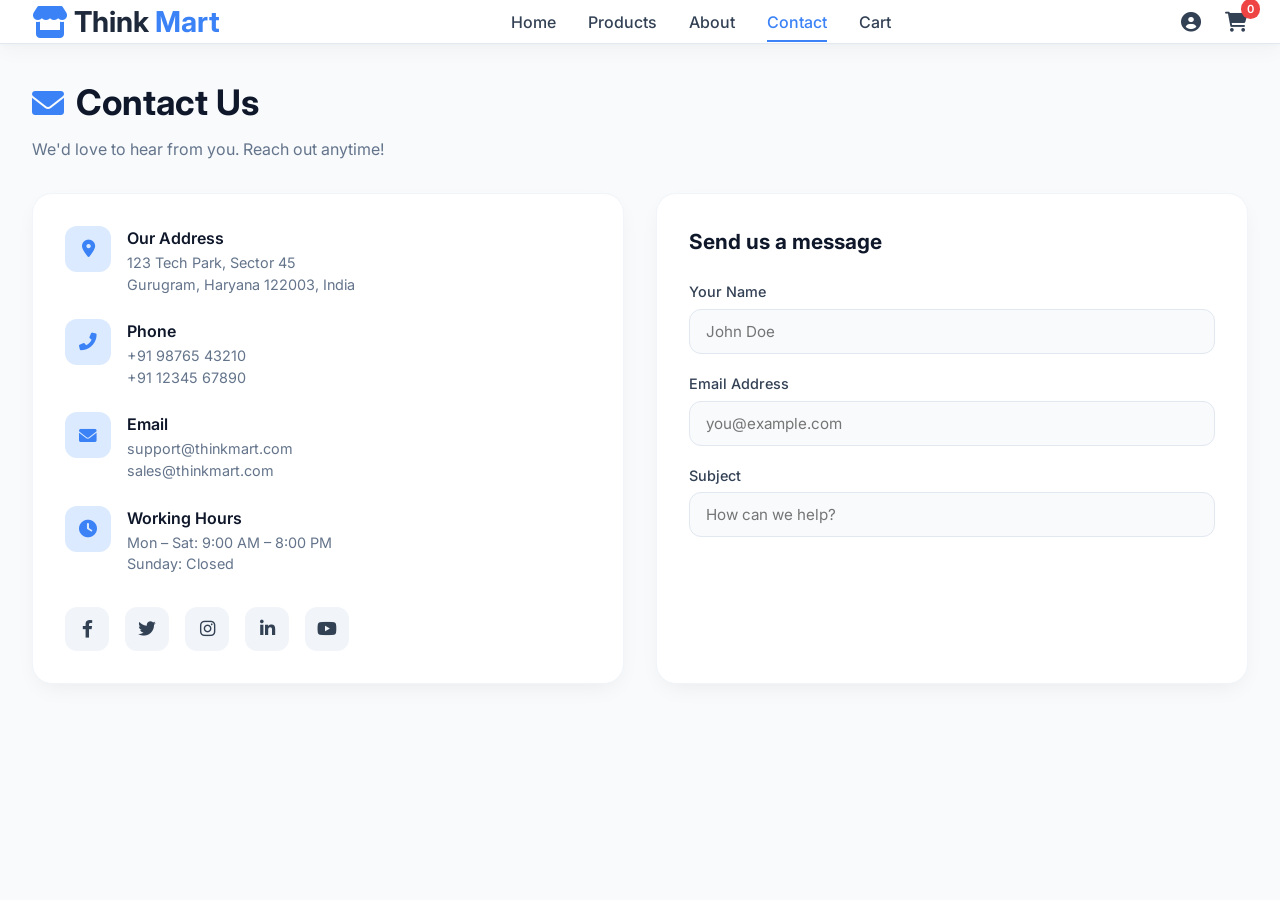
<file: src/main/resources/static/Contact.html>
<!DOCTYPE html>
<html lang="en">
<head>
  <meta charset="UTF-8">
  <meta name="viewport" content="width=device-width, initial-scale=1.0">
  <title>Think Mart · Contact Us</title>
  <link href="https://fonts.googleapis.com/css2?family=Inter:wght@400;500;600;700&display=swap" rel="stylesheet">
  <link rel="stylesheet" href="https://cdnjs.cloudflare.com/ajax/libs/font-awesome/6.0.0-beta3/css/all.min.css">
  <link rel="stylesheet" href="styles/style.css">
</head>
<body>
  <nav>
    <div class="nav-logo">
      <a href="Home-Page.html"><i class="fas fa-store"></i> Think<span>Mart</span></a>
    </div>
    <ul class="nav-links">
      <li><a href="Home-Page.html">Home</a></li>
      <li><a href="Products.html">Products</a></li>
      <li><a href="About.html">About</a></li>
      <li><a href="Contact.html" class="active">Contact</a></li>
      <li><a href="Cart.html">Cart</a></li>
    </ul>
    <div class="nav-icons">
      <a href="index.html" title="Login"><i class="fas fa-user-circle"></i></a>
      <a href="Cart.html" title="Cart">
        <i class="fas fa-shopping-cart"></i>
        <span class="cart-badge">0</span>
      </a>
    </div>
  </nav>

  <div class="container">
    <div class="page-header">
      <h1><i class="fas fa-envelope"></i> Contact Us</h1>
      <p>We'd love to hear from you. Reach out anytime!</p>
    </div>

    <div class="contact-layout">
      <!-- CONTACT INFO -->
      <div class="contact-info-card">
        <div class="contact-info-item">
          <div class="icon-circle"><i class="fas fa-map-marker-alt"></i></div>
          <div>
            <h4>Our Address</h4>
            <p>123 Tech Park, Sector 45<br>Gurugram, Haryana 122003, India</p>
          </div>
        </div>

        <div class="contact-info-item">
          <div class="icon-circle"><i class="fas fa-phone-alt"></i></div>
          <div>
            <h4>Phone</h4>
            <p>+91 98765 43210<br>+91 12345 67890</p>
          </div>
        </div>

        <div class="contact-info-item">
          <div class="icon-circle"><i class="fas fa-envelope"></i></div>
          <div>
            <h4>Email</h4>
            <p>support@thinkmart.com<br>sales@thinkmart.com</p>
          </div>
        </div>

        <div class="contact-info-item">
          <div class="icon-circle"><i class="fas fa-clock"></i></div>
          <div>
            <h4>Working Hours</h4>
            <p>Mon – Sat: 9:00 AM – 8:00 PM<br>Sunday: Closed</p>
          </div>
        </div>

        <div class="social-links">
          <a href="#" title="Facebook"><i class="fab fa-facebook-f"></i></a>
          <a href="#" title="Twitter"><i class="fab fa-twitter"></i></a>
          <a href="#" title="Instagram"><i class="fab fa-instagram"></i></a>
          <a href="#" title="LinkedIn"><i class="fab fa-linkedin-in"></i></a>
          <a href="#" title="YouTube"><i class="fab fa-youtube"></i></a>
        </div>
      </div>

      <!-- CONTACT FORM -->
      <div class="contact-form-card">
        <h3>Send us a message</h3>
        <form id="contactForm">
          <div class="form-group">
            <label>Your Name</label>
            <input type="text" id="contactName" placeholder="John Doe" required>
          </div>
          <div class="form-group">
            <label>Email Address</label>
            <input type="email" id="contactEmail" placeholder="you@example.com" required>
          </div>
          <div class="form-group">
            <label>Subject</label>
            <input type="text" id="contactSubject" placeholder="How can we help?">
          </div>
          <div class="form
</file>
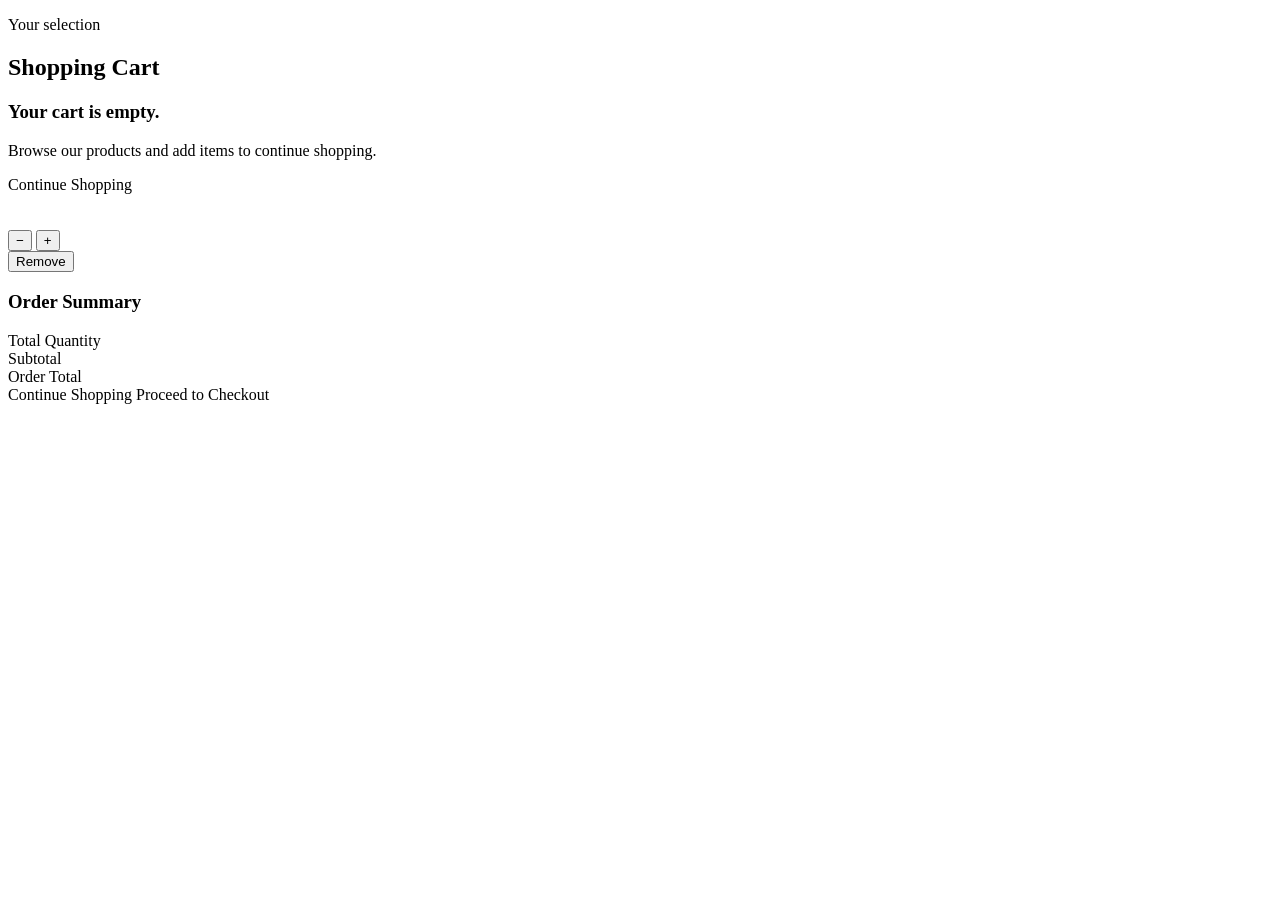
<file: src/main/resources/templates/Cart.html>
<!DOCTYPE html>
<html xmlns:th="http://www.thymeleaf.org">
<head>
    <meta charset="UTF-8">
    <title>ThinkMart | Cart</title>
    <meta name="viewport" content="width=device-width, initial-scale=1.0">
    <link rel="stylesheet" th:href="@{/css/style.css}">
</head>
<body>
<div th:replace="~{fragments/header :: header}"></div>

<main class="page-shell container cart-page">
    <section class="section-header cart-header">
        <div>
            <p class="eyebrow">Your selection</p>
            <h1>Shopping Cart</h1>
        </div>
    </section>

    <div th:if="${successMessage != null}" class="alert success" th:text="${successMessage}"></div>
    <div th:if="${errorMessage != null}" class="alert error" th:text="${errorMessage}"></div>

    <div th:if="${#lists.isEmpty(items)}" class="empty-state panel">
        <h3>Your cart is empty.</h3>
        <p>Browse our products and add items to continue shopping.</p>
        <a th:href="@{/products}" class="primary-btn">Continue Shopping</a>
    </div>

    <div th:unless="${#lists.isEmpty(items)}" class="cart-layout">
        <div class="cart-items panel">
            <div class="cart-item" th:each="item : ${items}">
                <img th:src="${item.imageUrl}" th:alt="${item.productName}" onerror="this.onerror=null;this.src='https://images.unsplash.com/photo-1524758631624-e2822e304c36?auto=format&fit=crop&w=900&q=80';">
                <div class="cart-details">
                    <h3 th:text="${item.productName}"></h3>
                    <div class="cart-price" th:text="${#numbers.formatCurrency(item.unitPrice)}"></div>

                    <div class="qty-adjuster">
                        <form th:action="@{/cart/update/{productId}(productId=${item.productId})}" method="post" class="inline-form">
                            <button type="submit" name="quantity" class="qty-btn" th:value="${item.quantity - 1}" th:disabled="${item.quantity <= 1}">−</button>
                            <span class="qty-value" th:text="${item.quantity}"></span>
                            <button type="submit" name="quantity" class="qty-btn" th:value="${item.quantity + 1}">+</button>
                        </form>

                        <form th:action="@{/cart/remove/{productId}(productId=${item.productId})}" method="post" class="inline-form remove-form">
                            <button type="submit" class="text-btn">Remove</button>
                        </form>
                    </div>
                </div>
                <div class="item-subtotal" th:text="${#numbers.formatCurrency(item.subtotal)}"></div>
            </div>
        </div>

        <aside class="cart-summary panel">
            <h3>Order Summary</h3>
            <div class="summary-row">
                <span>Total Quantity</span>
                <strong th:text="${totalQuantity}"></strong>
            </div>
            <div class="summary-row">
                <span>Subtotal</span>
                <strong th:text="${#numbers.formatCurrency(subtotal)}"></strong>
            </div>
            <div class="summary-row total-row">
                <span>Order Total</span>
                <strong th:text="${#numbers.formatCurrency(orderTotal)}"></strong>
            </div>
            <a th:href="@{/products}" class="secondary-btn">Continue Shopping</a>
            <a th:href="@{/checkout}" class="primary-btn btn-block">Proceed to Checkout</a>
        </aside>
    </div>
</main>

<div th:replace="~{fragments/footer :: footer}"></div>
<script th:src="@{/js/cart.js}"></script>
</body>
</html>
</file>
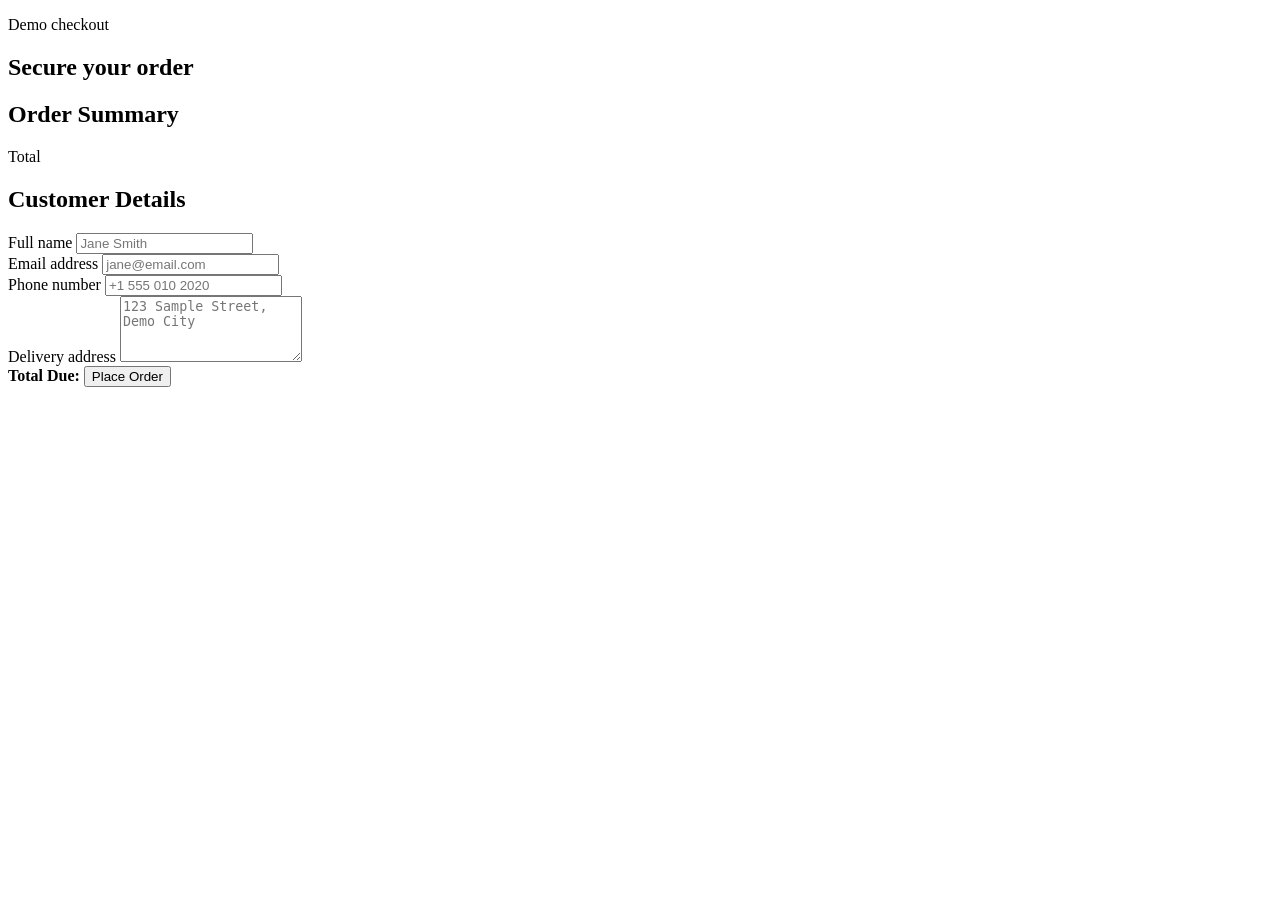
<file: src/main/resources/templates/Checkout.html>
<!DOCTYPE html>
<html xmlns:th="http://www.thymeleaf.org">
<head>
    <meta charset="UTF-8">
    <title>ThinkMart | Checkout</title>
    <meta name="viewport" content="width=device-width, initial-scale=1.0">
    <link rel="stylesheet" th:href="@{/css/style.css}">
</head>
<body>
<div th:replace="~{fragments/header :: header}"></div>

<main class="page-shell container checkout-page">
    <section class="section-header">
        <div>
            <p class="eyebrow">Demo checkout</p>
            <h1>Secure your order</h1>
        </div>
    </section>

    <div th:if="${errorMessage != null}" class="alert error" th:text="${errorMessage}"></div>

    <div class="checkout-layout">
        <section class="panel order-summary-panel">
            <h2>Order Summary</h2>
            <div class="mini-cart-item" th:each="item : ${items}">
                <div>
                    <strong th:text="${item.productName}"></strong>
                    <small th:text="${'Qty: ' + item.quantity}"></small>
                </div>
                <span th:text="${#numbers.formatCurrency(item.subtotal)}"></span>
            </div>
            <div class="summary-total">
                <span>Total</span>
                <strong th:text="${#numbers.formatCurrency(subtotal)}"></strong>
            </div>
        </section>

        <section class="panel checkout-form-panel">
            <h2>Customer Details</h2>
            <form th:action="@{/checkout}" th:object="${checkoutRequest}" method="post" class="checkout-form">
                <div class="form-group">
                    <label for="customerName">Full name</label>
                    <input id="customerName" type="text" th:field="*{customerName}" placeholder="Jane Smith">
                    <small class="error-message" th:if="${#fields.hasErrors('customerName')}" th:errors="*{customerName}"></small>
                </div>

                <div class="form-group">
                    <label for="customerEmail">Email address</label>
                    <input id="customerEmail" type="email" th:field="*{customerEmail}" placeholder="jane@email.com">
                    <small class="error-message" th:if="${#fields.hasErrors('customerEmail')}" th:errors="*{customerEmail}"></small>
                </div>

                <div class="form-group">
                    <label for="phoneNumber">Phone number</label>
                    <input id="phoneNumber" type="text" th:field="*{phoneNumber}" placeholder="+1 555 010 2020">
                    <small class="error-message" th:if="${#fields.hasErrors('phoneNumber')}" th:errors="*{phoneNumber}"></small>
                </div>

                <div class="form-group">
                    <label for="deliveryAddress">Delivery address</label>
                    <textarea id="deliveryAddress" rows="4" th:field="*{deliveryAddress}" placeholder="123 Sample Street, Demo City"></textarea>
                    <small class="error-message" th:if="${#fields.hasErrors('deliveryAddress')}" th:errors="*{deliveryAddress}"></small>
                </div>

                <div class="checkout-footer">
                    <strong>Total Due: <span th:text="${#numbers.formatCurrency(subtotal)}"></span></strong>
                    <button type="submit" class="primary-btn">Place Order</button>
                </div>
            </form>
        </section>
    </div>
</main>

<div th:replace="~{fragments/footer :: footer}"></div>
<script th:src="@{/js/cart.js}"></script>
</body>
</html>
</file>
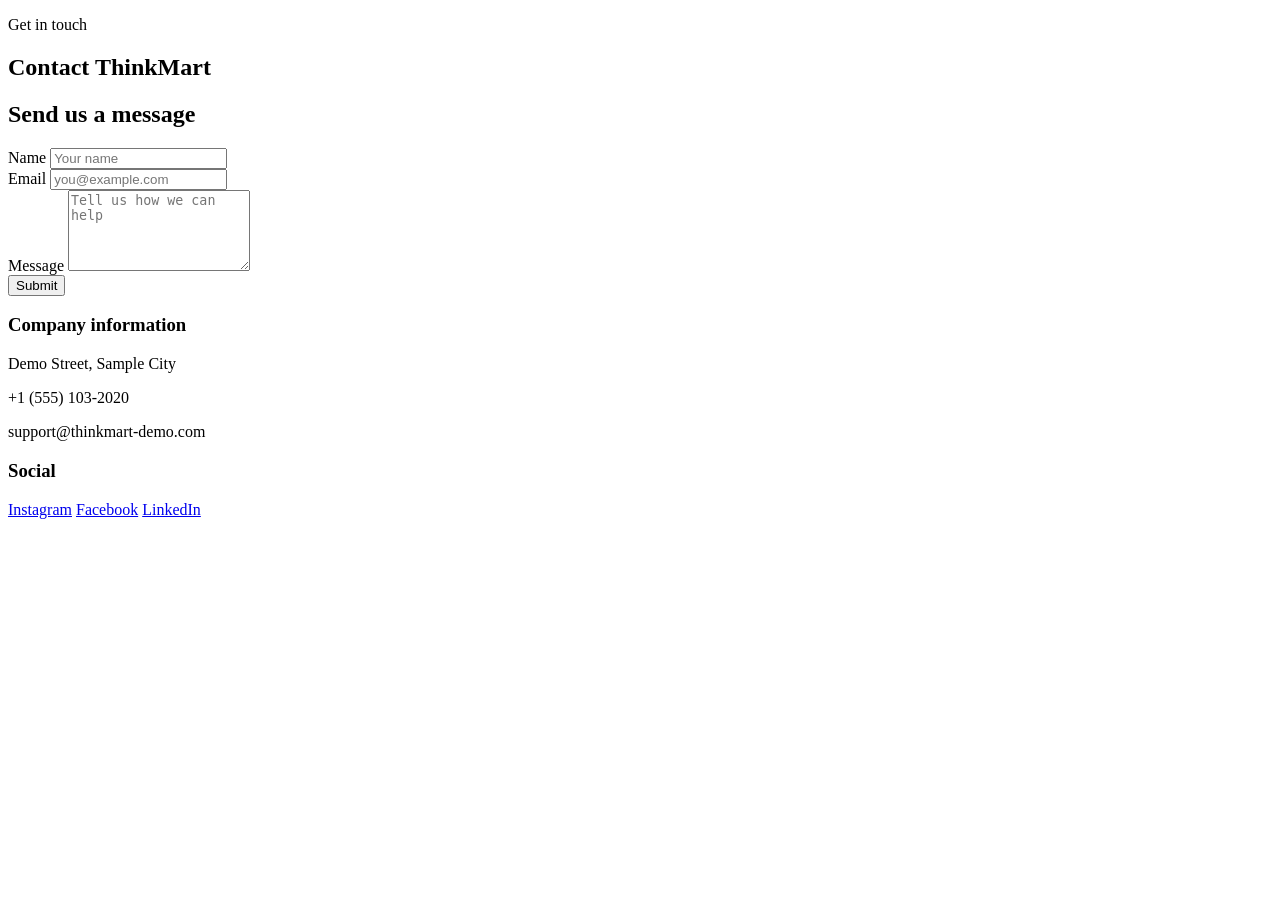
<file: src/main/resources/templates/Contact.html>
<!DOCTYPE html>
<html xmlns:th="http://www.thymeleaf.org">
<head>
    <meta charset="UTF-8">
    <title>ThinkMart | Contact</title>
    <meta name="viewport" content="width=device-width, initial-scale=1.0">
    <link rel="stylesheet" th:href="@{/css/style.css}">
</head>
<body>
<div th:replace="~{fragments/header :: header}"></div>

<main class="page-shell container contact-page">
    <section class="section-header">
        <div>
            <p class="eyebrow">Get in touch</p>
            <h1>Contact ThinkMart</h1>
        </div>
    </section>

    <div th:if="${successMessage != null}" class="alert success" th:text="${successMessage}"></div>
    <div th:if="${errorMessage != null}" class="alert error" th:text="${errorMessage}"></div>

    <section class="contact-layout">
        <div class="panel contact-form-panel">
            <h2>Send us a message</h2>
            <form th:action="@{/contact}" th:object="${contactRequest}" method="post" class="contact-form">
                <div class="form-group">
                    <label for="name">Name</label>
                    <input id="name" type="text" th:field="*{name}" placeholder="Your name">
                    <small class="error-message" th:if="${#fields.hasErrors('name')}" th:errors="*{name}"></small>
                </div>

                <div class="form-group">
                    <label for="email">Email</label>
                    <input id="email" type="email" th:field="*{email}" placeholder="you@example.com">
                    <small class="error-message" th:if="${#fields.hasErrors('email')}" th:errors="*{email}"></small>
                </div>

                <div class="form-group">
                    <label for="message">Message</label>
                    <textarea id="message" rows="5" th:field="*{message}" placeholder="Tell us how we can help"></textarea>
                    <small class="error-message" th:if="${#fields.hasErrors('message')}" th:errors="*{message}"></small>
                </div>

                <button type="submit" class="primary-btn">Submit</button>
            </form>
        </div>

        <aside class="contact-info">
            <div class="panel contact-card">
                <h3>Company information</h3>
                <p>Demo Street, Sample City</p>
                <p>+1 (555) 103-2020</p>
                <p>support@thinkmart-demo.com</p>
            </div>
            <div class="panel contact-card">
                <h3>Social</h3>
                <div class="social-links">
                    <a href="https://instagram.com" target="_blank" rel="noreferrer">Instagram</a>
                    <a href="https://facebook.com" target="_blank" rel="noreferrer">Facebook</a>
                    <a href="https://linkedin.com" target="_blank" rel="noreferrer">LinkedIn</a>
                </div>
            </div>
        </aside>
    </section>
</main>

<div th:replace="~{fragments/footer :: footer}"></div>
</body>
</html>
</file>
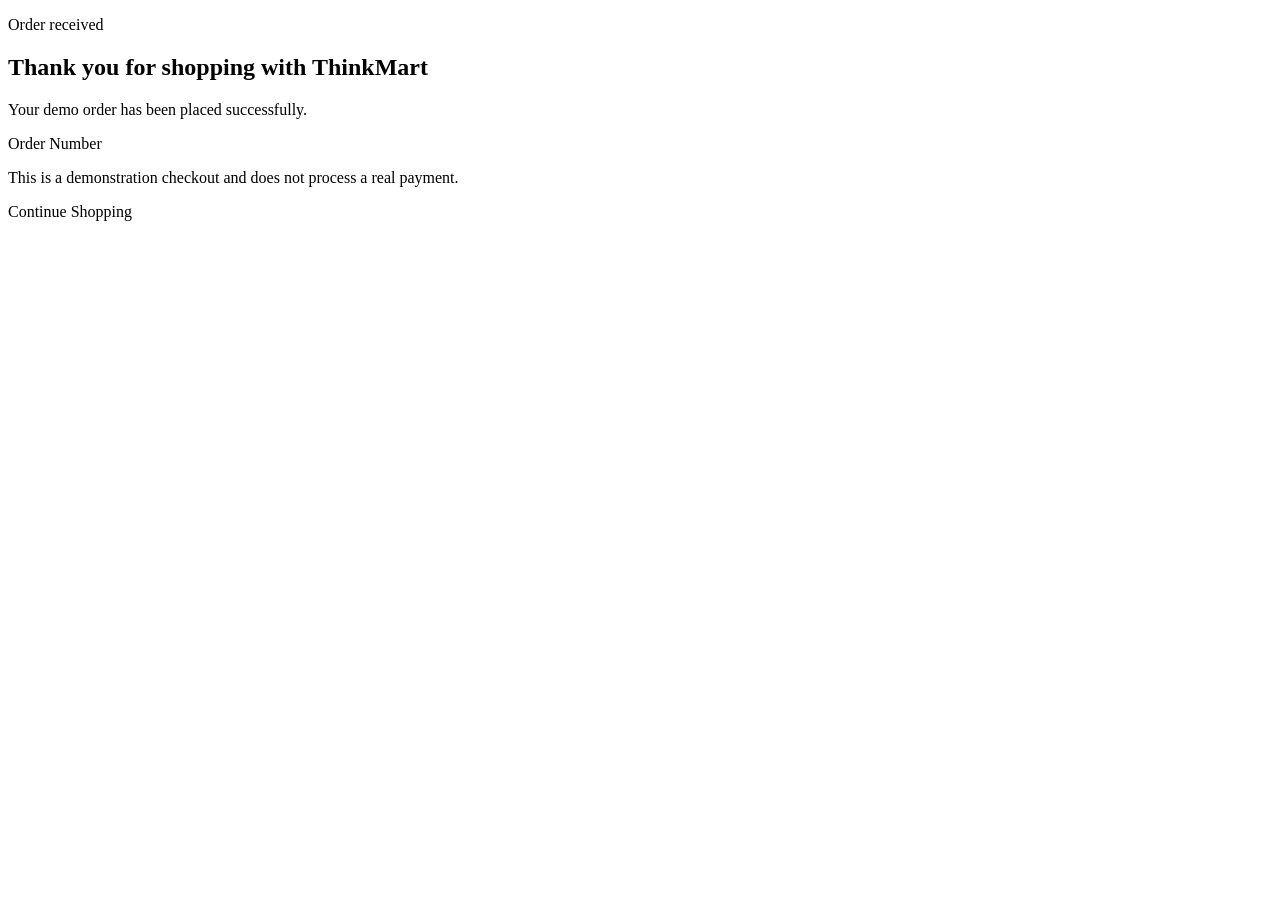
<file: src/main/resources/templates/OrderConfirmation.html>
<!DOCTYPE html>
<html xmlns:th="http://www.thymeleaf.org">
<head>
    <meta charset="UTF-8">
    <title>ThinkMart | Order Confirmation</title>
    <meta name="viewport" content="width=device-width, initial-scale=1.0">
    <link rel="stylesheet" th:href="@{/css/style.css}">
</head>
<body>
<div th:replace="~{fragments/header :: header}"></div>

<main class="page-shell container">
    <section class="panel success-panel">
        <p class="eyebrow">Order received</p>
        <h1>Thank you for shopping with ThinkMart</h1>
        <p>Your demo order has been placed successfully.</p>
        <div class="order-number-box">
            <span>Order Number</span>
            <strong th:text="${orderNumber}"></strong>
        </div>
        <p>This is a demonstration checkout and does not process a real payment.</p>
        <a th:href="@{/products}" class="primary-btn">Continue Shopping</a>
    </section>
</main>

<div th:replace="~{fragments/footer :: footer}"></div>
</body>
</html>
</file>
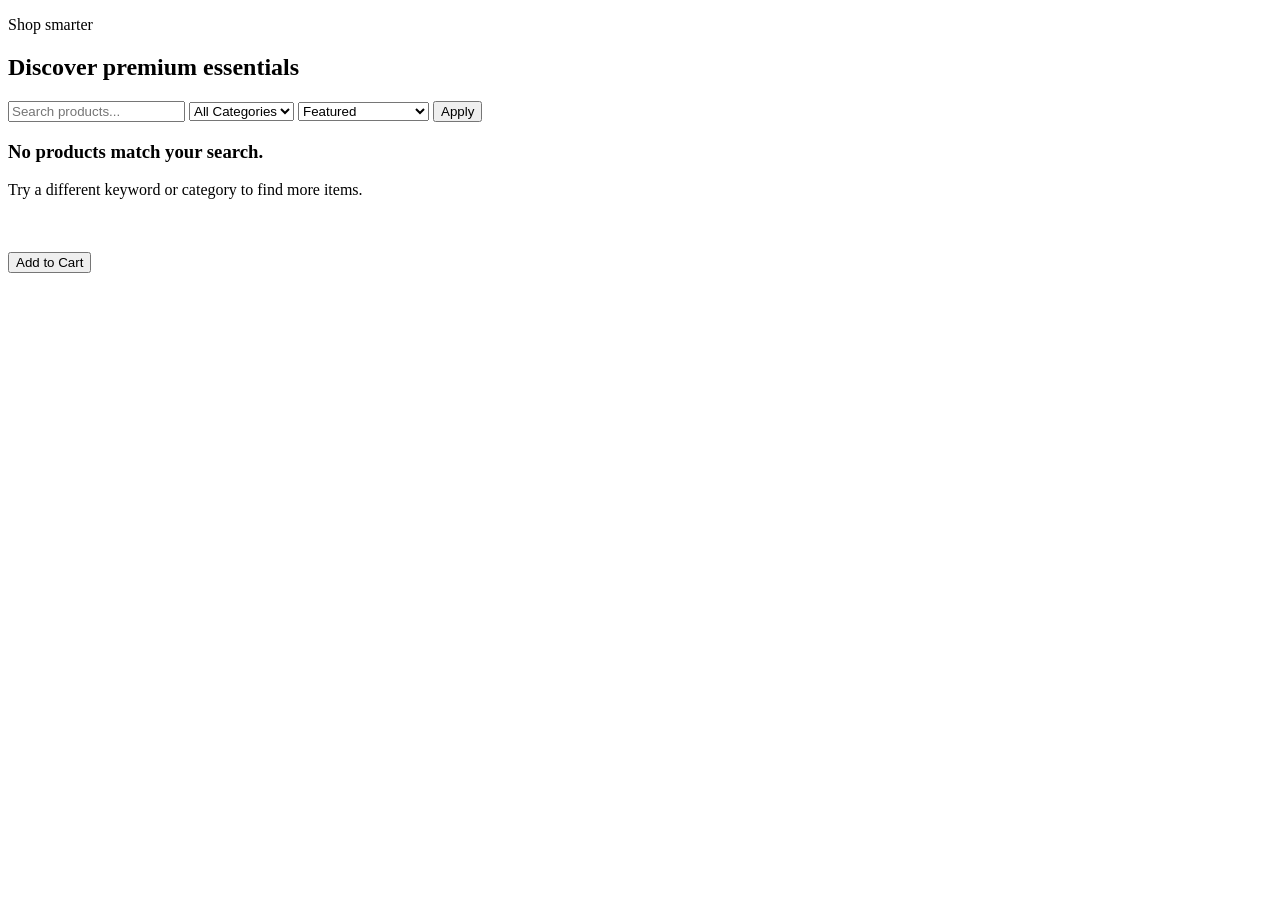
<file: src/main/resources/templates/Products.html>
<!DOCTYPE html>
<html xmlns:th="http://www.thymeleaf.org">
<head>
    <meta charset="UTF-8">
    <title>ThinkMart | Products</title>
    <meta name="viewport" content="width=device-width, initial-scale=1.0">
    <link rel="stylesheet" th:href="@{/css/style.css}">
</head>
<body>
<div th:replace="~{fragments/header :: header}"></div>

<main class="page-shell container">
    <section class="section-header">
        <div>
            <p class="eyebrow">Shop smarter</p>
            <h1>Discover premium essentials</h1>
        </div>
    </section>

    <div th:if="${successMessage != null}" class="alert success" th:text="${successMessage}"></div>
    <div th:if="${errorMessage != null}" class="alert error" th:text="${errorMessage}"></div>

    <section class="toolbar panel">
        <form th:action="@{/products}" method="get" class="product-toolbar">
            <input type="text" name="search" th:value="${search}" placeholder="Search products...">
            <select name="category">
                <option value="all" th:selected="${category == null or category == 'all'}">All Categories</option>
                <option th:each="cat : ${categories}" th:value="${cat}" th:text="${cat}" th:selected="${category == cat}"></option>
            </select>
            <select name="sort">
                <option value="nameAsc" th:selected="${sort == 'nameAsc'}">Featured</option>
                <option value="priceLowHigh" th:selected="${sort == 'priceLowHigh'}">Price: Low to High</option>
                <option value="priceHighLow" th:selected="${sort == 'priceHighLow'}">Price: High to Low</option>
                <option value="rating" th:selected="${sort == 'rating'}">Rating</option>
            </select>
            <button type="submit" class="primary-btn">Apply</button>
        </form>
    </section>

    <section th:if="${#lists.isEmpty(products)}" class="empty-state panel">
        <h3>No products match your search.</h3>
        <p>Try a different keyword or category to find more items.</p>
    </section>

    <section th:unless="${#lists.isEmpty(products)}" class="product-grid">
        <article class="product-card" th:each="product : ${products}">
            <div class="product-image-wrap">
                <img th:src="${product.imageUrl}"
                     th:alt="${product.name}"
                     onerror="this.onerror=null;this.src='https://images.unsplash.com/photo-1524758631624-e2822e304c36?auto=format&fit=crop&w=900&q=80';">
            </div>
            <div class="product-body">
                <div class="product-category" th:text="${product.category}"></div>
                <h3 th:text="${product.name}"></h3>
                <div class="rating-row">
                    <span class="stars" th:text="${'★'.repeat(product.rating.intValue()) + (product.rating.scale() > 0 ? '☆' : '')}"></span>
                    <span th:text="${product.rating}"></span>
                </div>
                <p class="description" th:text="${product.description}"></p>
                <div class="price-row">
                    <span class="original-price" th:text="${#numbers.formatCurrency(product.originalPrice)}"></span>
                    <span class="discount-badge" th:text="${product.discountPercentage + '% OFF'}"></span>
                </div>
                <div class="final-price" th:text="${#numbers.formatCurrency(product.discountedPrice)}"></div>
                <form th:action="@{/cart/add/{id}(id=${product.id})}" method="post" class="add-cart-form">
                    <input type="hidden" name="quantity" value="1">
                    <button type="submit" class="primary-btn block">Add to Cart</button>
                </form>
            </div>
        </article>
    </section>
</main>

<div th:replace="~{fragments/footer :: footer}"></div>
<script th:src="@{/js/cart.js}"></script>
</body>
</html>
</file>
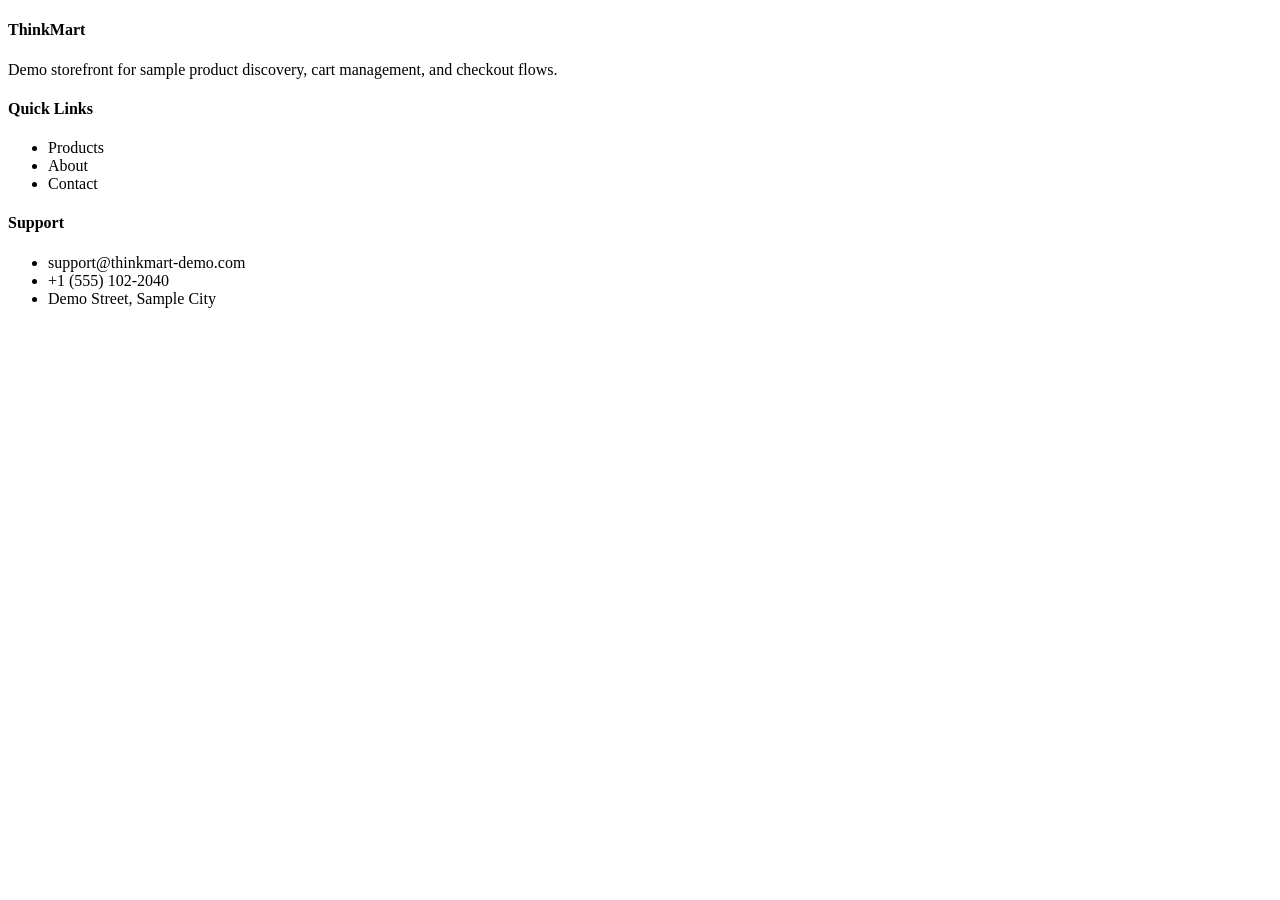
<file: src/main/resources/templates/fragments/footer.html>
<!DOCTYPE html>
<html xmlns:th="http://www.thymeleaf.org">
<body>
<footer th:fragment="footer" class="site-footer">
    <div class="container footer-inner">
        <div>
            <h4>ThinkMart</h4>
            <p>Demo storefront for sample product discovery, cart management, and checkout flows.</p>
        </div>
        <div>
            <h4>Quick Links</h4>
            <ul>
                <li><a th:href="@{/products}">Products</a></li>
                <li><a th:href="@{/about}">About</a></li>
                <li><a th:href="@{/contact}">Contact</a></li>
            </ul>
        </div>
        <div>
            <h4>Support</h4>
            <ul>
                <li>support@thinkmart-demo.com</li>
                <li>+1 (555) 102-2040</li>
                <li>Demo Street, Sample City</li>
            </ul>
        </div>
    </div>
</footer>
</body>
</html>
</file>
<file: src/main/resources/static/styles/style.css>
/* ============================================
   THINK MART – GLOBAL STYLESHEET
   ============================================ */

* {
  margin: 0;
  padding: 0;
  box-sizing: border-box;
}

body {
  font-family: 'Inter', sans-serif;
  background-color: #f8fafc;
  color: #0f172a;
  line-height: 1.5;
}

a { text-decoration: none; color: inherit; }
ul { list-style: none; }

/* -------- NAVIGATION -------- */
nav {
  background: #ffffff;
  box-shadow: 0 8px 20px rgba(0, 0, 0, 0.03), 0 2px 6px rgba(0, 0, 0, 0.02);
  padding: 0 2rem;
  display: flex;
  align-items: center;
  justify-content: space-between;
  flex-wrap: wrap;
  position: sticky;
  top: 0;
  z-index: 100;
  border-bottom: 1px solid #e2e8f0;
}

.nav-logo a {
  font-size: 1.8rem;
  font-weight: 700;
  color: #1e293b;
  display: flex;
  align-items: center;
  gap: 6px;
}

.nav-logo a i { color: #3b82f6; font-size: 2rem; }
.nav-logo span { color: #3b82f6; }

.nav-links {
  display: flex;
  gap: 2rem;
  align-items: center;
}

.nav-links a {
  font-weight: 500;
  color: #334155;
  transition: color 0.2s, border-bottom 0.2s;
  padding: 0.5rem 0;
  border-bottom: 2px solid transparent;
  font-size: 1rem;
}

.nav-links a:hover,
.nav-links a.active {
  color: #3b82f6;
  border-bottom-color: #3b82f6;
}

.nav-icons {
  display: flex;
  gap: 1.5rem;
  align-items: center;
}

.nav-icons a {
  color: #334155;
  font-size: 1.25rem;
  transition: color 0.2s, transform 0.2s;
  position: relative;
}

.nav-icons a:hover { color: #3b82f6; transform: translateY(-2px); }

.cart-badge {
  position: absolute;
  top: -8px;
  right: -12px;
  background: #ef4444;
  color: white;
  font-size: 0.7rem;
  font-weight: 600;
  padding: 2px 6px;
  border-radius: 30px;
}

/* -------- CONTAINER -------- */
.container {
  max-width: 1300px;
  margin: 0 auto;
  padding: 2rem 2rem 3rem;
}

.page-header { margin-bottom: 2rem; }
.page-header h1 {
  font-size: 2.2rem;
  font-weight: 700;
  color: #0f172a;
  display: flex;
  align-items: center;
  gap: 12px;
}
.page-header h1 i { color: #3b82f6; font-size: 2rem; }
.page-header p { color: #64748b; margin-top: 8px; font-size: 1rem; }

/* -------- PRODUCTS -------- */
.product-grid {
  display: grid;
  grid-template-columns: repeat(auto-fill, minmax(240px, 1fr));
  gap: 2rem;
}

.product-card {
  background: #ffffff;
  border-radius: 24px;
  box-shadow: 0 12px 28px -8px rgba(0, 0, 0, 0.08), 0 4px 12px rgba(0, 0, 0, 0.02);
  transition: transform 0.25s ease, box-shadow 0.3s ease;
  overflow: hidden;
  display: flex;
  flex-direction: column;
  border: 1px solid #f1f5f9;
}

.product-card:hover {
  transform: translateY(-6px);
  box-shadow: 0 24px 36px -12px rgba(0, 0, 0, 0.15), 0 8px 20px rgba(0, 0, 0, 0.05);
}

.product-image {
  position: relative;
  background: #f1f5f9;
  height: 200px;
  display: flex;
  align-items: center;
  justify-content: center;
  padding: 1rem;
}

.product-image img {
  max-width: 90%;
  max-height: 90%;
  object-fit: contain;
  transition: transform 0.3s;
}

.product-card:hover .product-image img { transform: scale(1.02); }

.discount-tag {
  position: absolute;
  top: 12px;
  left: 12px;
  background: #ef4444;
  color: white;
  font-size: 0.7rem;
  font-weight: 700;
  padding: 6px 10px;
  border-radius: 30px;
  letter-spacing: 0.3px;
  text-transform: uppercase;
}

.product-info {
  padding: 1.25rem 1.25rem 1.5rem;
  display: flex;
  flex-direction: column;
  flex: 1;
}

.product-category {
  font-size: 0.75rem;
  text-transform: uppercase;
  letter-spacing: 0.5px;
  color: #64748b;
  font-weight: 600;
  margin-bottom: 4px;
}

.product-title {
  font-size: 1.1rem;
  font-weight: 600;
  color: #0f172a;
  margin-bottom: 6px;
  line-height: 1.3;
}

.rating {
  display: flex;
  align-items: center;
  gap: 4px;
  margin-bottom: 10px;
  font-size: 0.8rem;
  color: #fbbf24;
}

.rating span {
  color: #64748b;
  font-size: 0.75rem;
  margin-left: 4px;
  font-weight: 500;
}

.price-section {
  display: flex;
  align-items: baseline;
  gap: 8px;
  margin-bottom: 16px;
  margin-top: auto;
}

.current-price { font-size: 1.4rem; font-weight: 700; color: #0f172a; }
.old-price { font-size: 0.9rem; color: #94a3b8; text-decoration: line-through; }

.add-to-cart {
  background: #3b82f6;
  color: white;
  border: none;
  padding: 12px 16px;
  border-radius: 40px;
  font-weight: 600;
  font-size: 0.9rem;
  display: flex;
  align-items: center;
  justify-content: center;
  gap: 8px;
  cursor: pointer;
  transition: background 0.2s, box-shadow 0.2s, transform 0.1s;
  box-shadow: 0 6px 14px rgba(59, 130, 246, 0.25);
  width: 100%;
  font-family: 'Inter', sans-serif;
  letter-spacing: 0.2px;
  border: 1px solid rgba(255, 255, 255, 0.1);
}

.add-to-cart i { font-size: 1rem; }

.add-to-cart:hover {
  background: #2563eb;
  box-shadow: 0 10px 18px -4px rgba(59, 130, 246, 0.4);
}

.add-to-cart:active { transform: scale(0.98); }

/* -------- AUTH PAGES (Login/Register) -------- */
.auth-wrapper {
  min-height: calc(100vh - 80px);
  display: flex;
  align-items: center;
  justify-content: center;
  padding: 2rem;
  background: linear-gradient(135deg, #eff6ff 0%, #f8fafc 100%);
}

.auth-card {
  background: #ffffff;
  border-radius: 24px;
  box-shadow: 0 20px 40px -12px rgba(0, 0, 0, 0.15);
  padding: 2.5rem;
  max-width: 420px;
  width: 100%;
  border: 1px solid #f1f5f9;
}

.auth-card h2 {
  font-size: 1.8rem;
  font-weight: 700;
  color: #0f172a;
  margin-bottom: 6px;
  text-align: center;
}

.auth-card p.subtitle {
  color: #64748b;
  text-align: center;
  margin-bottom: 2rem;
  font-size: 0.95rem;
}

.form-group { margin-bottom: 1.2rem; }

.form-group label {
  display: block;
  font-weight: 500;
  color: #334155;
  margin-bottom: 6px;
  font-size: 0.9rem;
}

.form-group input,
.form-group textarea {
  width: 100%;
  padding: 12px 16px;
  border: 1px solid #e2e8f0;
  border-radius: 12px;
  font-size: 0.95rem;
  font-family: 'Inter', sans-serif;
  background: #f8fafc;
  transition: border 0.2s, box-shadow 0.2s;
}

.form-group input:focus,
.form-group textarea:focus {
  outline: none;
  border-color: #3b82f6;
  background: #ffffff;
  box-shadow: 0 0 0 4px rgba(59, 130, 246, 0.1);
}

.btn-primary {
  background: #3b82f6;
  color: white;
  border: none;
  padding: 14px;
  border-radius: 40px;
  font-weight: 600;
  font-size: 1rem;
  width: 100%;
  cursor: pointer;
  transition: background 0.2s, box-shadow 0.2s;
  box-shadow: 0 8px 18px -6px rgba(59, 130, 246, 0.5);
  font-family: 'Inter', sans-serif;
}

.btn-primary:hover {
  background: #2563eb;
  box-shadow: 0 12px 22px -6px rgba(59, 130, 246, 0.6);
}

.auth-footer {
  text-align: center;
  margin-top: 1.5rem;
  color: #64748b;
  font-size: 0.9rem;
}

.auth-footer a { color: #3b82f6; font-weight: 600; }
.auth-footer a:hover { text-decoration: underline; }

/* -------- HOME PAGE HERO -------- */
.hero {
  background: linear-gradient(135deg, #dbeafe 0%, #eff6ff 100%);
  border-radius: 32px;
  padding: 4rem 3rem;
  margin-bottom: 3rem;
  display: flex;
  align-items: center;
  justify-content: space-between;
  gap: 2rem;
  flex-wrap: wrap;
}

.hero-text { flex: 1; min-width: 280px; }
.hero-text h1 {
  font-size: 2.8rem;
  font-weight: 700;
  color: #0f172a;
  line-height: 1.15;
  margin-bottom: 1rem;
}
.hero-text h1 span { color: #3b82f6; }
.hero-text p {
  color: #475569;
  font-size: 1.1rem;
  margin-bottom: 1.8rem;
}

.hero-btn {
  background: #3b82f6;
  color: white;
  padding: 14px 32px;
  border-radius: 40px;
  font-weight: 600;
  display: inline-flex;
  align-items: center;
  gap: 8px;
  box-shadow: 0 10px 20px -8px rgba(59, 130, 246, 0.6);
  transition: transform 0.2s, background 0.2s;
}

.hero-btn:hover { background: #2563eb; transform: translateY(-2px); }

.hero-image { flex: 1; min-width: 250px; text-align: center; }
.hero-image img {
  max-width: 100%;
  border-radius: 24px;
  box-shadow: 0 20px 40px -12px rgba(0, 0, 0, 0.2);
}

/* category pills */
.category-row {
  display: flex;
  gap: 1rem;
  flex-wrap: wrap;
  margin-bottom: 2rem;
}

.category-pill {
  background: #ffffff;
  padding: 10px 22px;
  border-radius: 40px;
  border: 1px solid #e2e8f0;
  font-weight: 500;
  color: #334155;
  cursor: pointer;
  transition: all 0.2s;
  display: inline-flex;
  align-items: center;
  gap: 8px;
}

.category-pill:hover, .category-pill.active {
  background: #3b82f6;
  color: white;
  border-color: #3b82f6;
  box-shadow: 0 8px 16px -6px rgba(59, 130, 246, 0.5);
}

/* -------- CART PAGE -------- */
.cart-layout {
  display: grid;
  grid-template-columns: 2fr 1fr;
  gap: 2rem;
}

.cart-item {
  display: flex;
  gap: 1.2rem;
  background: #ffffff;
  padding: 1.2rem;
  border-radius: 20px;
  border: 1px solid #f1f5f9;
  box-shadow: 0 4px 12px rgba(0, 0, 0, 0.03);
  margin-bottom: 1rem;
  align-items: center;
}

.cart-item img {
  width: 100px;
  height: 100px;
  object-fit: contain;
  background: #f1f5f9;
  border-radius: 12px;
  padding: 8px;
}

.cart-item-info { flex: 1; }
.cart-item-info h4 { font-size: 1.05rem; font-weight: 600; margin-bottom: 4px; }
.cart-item-info .cat { font-size: 0.8rem; color: #64748b; text-transform: uppercase; margin-bottom: 6px; }
.cart-item-info .price { font-size: 1.15rem; font-weight: 700; color: #3b82f6; }

.qty-controls {
  display: flex;
  align-items: center;
  gap: 10px;
  margin-top: 8px;
}

.qty-controls button {
  width: 30px;
  height: 30px;
  border-radius: 50%;
  border: 1px solid #e2e8f0;
  background: #f8fafc;
  cursor: pointer;
  font-weight: 700;
  color: #334155;
  transition: background 0.2s;
}

.qty-controls button:hover { background: #3b82f6; color: white; border-color: #3b82f6; }
.qty-controls span { font-weight: 600; min-width: 24px; text-align: center; }

.remove-btn {
  color: #ef4444;
  font-size: 1.2rem;
  background: none;
  border: none;
  cursor: pointer;
  padding: 8px;
  border-radius: 8px;
  transition: background 0.2s;
}
.remove-btn:hover { background: #fee2e2; }

.order-summary {
  background: #ffffff;
  padding: 1.8rem;
  border-radius: 20px;
  border: 1px solid #f1f5f9;
  box-shadow: 0 8px 24px -8px rgba(0, 0, 0, 0.08);
  position: sticky;
  top: 100px;
  height: fit-content;
}

.order-summary h3 {
  font-size: 1.3rem;
  font-weight: 700;
  margin-bottom: 1.2rem;
  color: #0f172a;
}

.summary-row {
  display: flex;
  justify-content: space-between;
  padding: 10px 0;
  color: #475569;
  font-size: 0.95rem;
  border-bottom: 1px dashed #e2e8f0;
}

.summary-row.total {
  font-size: 1.2rem;
  font-weight: 700;
  color: #0f172a;
  border-bottom: none;
  margin-top: 8px;
  padding-top: 16px;
  border-top: 2px solid #e2e8f0;
}

.checkout-btn {
  background: #10b981;
  color: white;
  border: none;
  padding: 14px;
  border-radius: 40px;
  font-weight: 600;
  font-size: 1rem;
  width: 100%;
  cursor: pointer;
  margin-top: 1.5rem;
  transition: background 0.2s, box-shadow 0.2s;
  box-shadow: 0 8px 18px -6px rgba(16, 185, 129, 0.5);
  font-family: 'Inter', sans-serif;
}

.checkout-btn:hover {
  background: #059669;
  box-shadow: 0 12px 22px -6px rgba(16, 185, 129, 0.6);
}

/* -------- ABOUT PAGE -------- */
.about-hero {
  background: linear-gradient(135deg, #dbeafe, #eff6ff);
  border-radius: 28px;
  padding: 3rem;
  text-align: center;
  margin-bottom: 3rem;
}

.about-hero h1 { font-size: 2.4rem; font-weight: 700; margin-bottom: 1rem; }
.about-hero p { color: #475569; max-width: 700px; margin: 0 auto; font-size: 1.05rem; }

.about-grid {
  display: grid;
  grid-template-columns: repeat(auto-fit, minmax(280px, 1fr));
  gap: 2rem;
  margin-bottom: 3rem;
}

.about-card {
  background: #ffffff;
  padding: 2rem;
  border-radius: 20px;
  border: 1px solid #f1f5f9;
  box-shadow: 0 8px 24px -8px rgba(0, 0, 0, 0.08);
  transition: transform 0.25s;
}
.about-card:hover { transform: translateY(-5px); }

.about-card .icon-circle {
  width: 60px;
  height: 60px;
  border-radius: 50%;
  background: #dbeafe;
  display: flex;
  align-items: center;
  justify-content: center;
  color: #3b82f6;
  font-size: 1.5rem;
  margin-bottom: 1rem;
}

.about-card h3 { font-size: 1.2rem; font-weight: 700; margin-bottom: 0.6rem; }
.about-card p { color: #64748b; font-size: 0.95rem; }

.team-grid {
  display: grid;
  grid-template-columns: repeat(auto-fit, minmax(200px, 1fr));
  gap: 1.5rem;
  margin-bottom: 3rem;
}

.team-card {
  background: #ffffff;
  padding: 1.8rem 1rem;
  border-radius: 20px;
  text-align: center;
  border: 1px solid #f1f5f9;
  box-shadow: 0 6px 18px -8px rgba(0, 0, 0, 0.08);
  transition: transform 0.25s;
}
.team-card:hover { transform: translateY(-4px); }

.team-card img {
  width: 100px;
  height: 100px;
  border-radius: 50%;
  object-fit: cover;
  margin-bottom: 1rem;
  border: 3px solid #dbeafe;
}

.team-card h4 { font-size: 1.05rem; font-weight: 600; }
.team-card .role { color: #3b82f6; font-size: 0.85rem; font-weight: 500; margin-top: 2px; }

.trust-badges {
  display: flex;
  gap: 1.5rem;
  flex-wrap: wrap;
  justify-content: center;
  padding: 2rem;
  background: #ffffff;
  border-radius: 20px;
  border: 1px solid #f1f5f9;
}

.trust-item {
  display: flex;
  align-items: center;
  gap: 10px;
  color: #334155;
  font-weight: 600;
  font-size: 0.95rem;
}

.trust-item i { color: #3b82f6; font-size: 1.5rem; }

/* -------- CONTACT PAGE -------- */
.contact-layout {
  display: grid;
  grid-template-columns: 1fr 1fr;
  gap: 2rem;
}

.contact-info-card {
  background: #ffffff;
  padding: 2rem;
  border-radius: 20px;
  border: 1px solid #f1f5f9;
  box-shadow: 0 8px 24px -8px rgba(0, 0, 0, 0.08);
}

.contact-info-item {
  display: flex;
  gap: 1rem;
  align-items: flex-start;
  margin-bottom: 1.5rem;
}

.contact-info-item .icon-circle {
  width: 46px;
  height: 46px;
  border-radius: 12px;
  background: #dbeafe;
  display: flex;
  align-items: center;
  justify-content: center;
  color: #3b82f6;
  font-size: 1.1rem;
  flex-shrink: 0;
}

.contact-info-item h4 { font-size: 1rem; font-weight: 600; margin-bottom: 2px; }
.contact-info-item p { color: #64748b; font-size: 0.9rem; }

.social-links { display: flex; gap: 1rem; margin-top: 2rem; }
.social-links a {
  width: 44px;
  height: 44px;
  border-radius: 12px;
  background: #f1f5f9;
  display: flex;
  align-items: center;
  justify-content: center;
  color: #334155;
  font-size: 1.1rem;
  transition: all 0.2s;
}
.social-links a:hover {
  background: #3b82f6;
  color: white;
  transform: translateY(-3px);
}

.contact-form-card {
  background: #ffffff;
  padding: 2rem;
  border-radius: 20px;
  border: 1px solid #f1f5f9;
  box-shadow: 0 8px 24px -8px rgba(0, 0, 0, 0.08);
}

.contact-form-card h3 { font-size: 1.3rem; font-weight: 700; margin-bottom: 1.5rem; }

/* -------- FOOTER NOTE -------- */
.footer-note {
  margin-top: 4rem;
  text-align: center;
  font-size: 0.85rem;
  color: #94a3b8;
  border-top: 1px solid #e2e8f0;
  padding-top: 2rem;
}

/* -------- ANIMATIONS -------- */
@keyframes slideIn {
  from { transform: translateX(120%); opacity: 0; }
  to   { transform: translateX(0);    opacity: 1; }
}

/* -------- RESPONSIVE -------- */
@media (max-width: 900px) {
  .cart-layout, .contact-layout { grid-template-columns: 1fr; }
  .order-summary { position: static; }
}

@media (max-width: 700px) {
  nav { padding: 0.8rem 1rem; flex-direction: column; gap: 0.8rem; }
  .nav-links { gap: 1.2rem; flex-wrap: wrap; justify-content: center; }
  .container { padding: 1.5rem 1rem 2rem; }
  .page-header h1, .about-hero h1 { font-size: 1.8rem; }
  .hero { padding: 2rem 1.5rem; }
  .hero-text h1 { font-size: 2rem; }
  .product-grid { gap: 1.2rem; grid-template-columns: repeat(auto-fill, minmax(170px, 1fr)); }
  .product-image { height: 150px; }
}

@media (max-width: 480px) {
  .product-grid { grid-template-columns: 1fr 1fr; }
  .product-title { font-size: 0.95rem; }
  .cart-item { flex-direction: column; text-align: center; }
}
</file>
